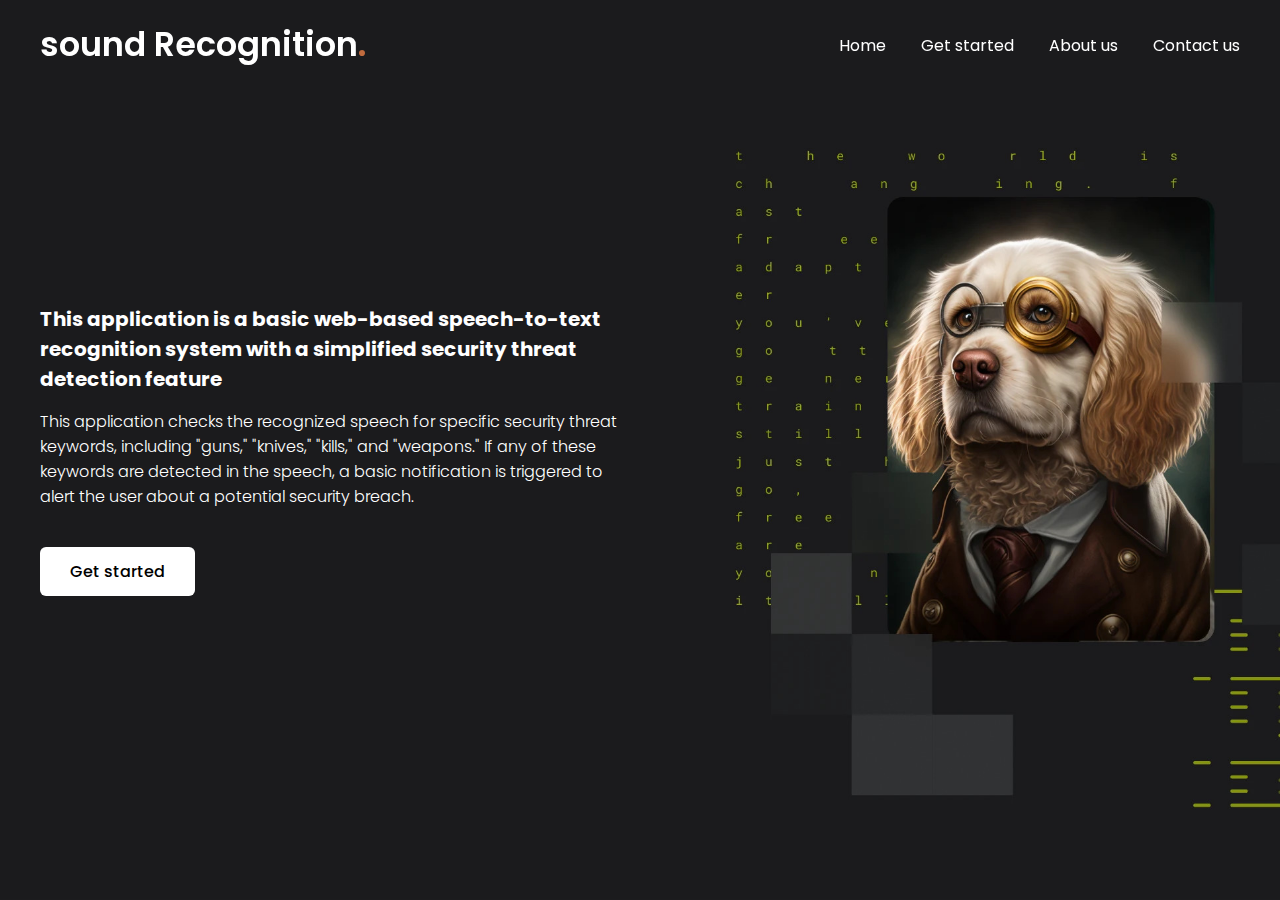
<file: Home.html>
<!DOCTYPE html>
<!-- Coding By CodingNepal - www.codingnepalweb.com -->
<html lang="en">
  <head>
    <meta charset="UTF-8">
    <meta name="viewport" content="width=device-width, initial-scale=1.0">
    <link rel="icon" type="image/svg+xml" href="./images//logo2-removebg-preview.png" />
    <title> sound Recognition </title>
    <link rel="stylesheet" href="./Home.css">
    <!-- Google Fonts Links For Icon -->
    <link rel="stylesheet" href="https://fonts.googleapis.com/css2?family=Material+Symbols+Outlined:opsz,wght,FILL,GRAD@24,400,0,0">
  </head>
  <body>
    <header>
      <nav class="navbar">
        <a class="logo" href="./Home.html">sound Recognition<span>.</span></a>
        <ul class="menu-links">
          <span id="close-menu-btn" class="material-symbols-outlined">close</span>
          <li><a href="./Home.html">Home</a></li>
          <li><a href="./index.html">Get started</a></li>
          <li><a href="#">About us</a></li>
          <li><a href="#">Contact us</a></li>
        </ul>
        <span id="hamburger-btn" class="material-symbols-outlined">menu</span>
      </nav>
    </header>

    <section class="hero-section">
      <div class="content">
        <h2>This application is a basic web-based speech-to-text recognition system with a simplified security threat detection feature</h2>
        <p>
            This application checks the recognized speech for specific security threat keywords, including "guns," "knives," "kills," and "weapons." If any of these keywords are detected in the speech, a basic notification is triggered to alert the user about a potential security breach.
        </p>
        <a href="./index.html"> <button> Get started</button></a>
            
      </div>
    </section>

    <script>
      const header = document.querySelector("header");
      const hamburgerBtn = document.querySelector("#hamburger-btn");
      const closeMenuBtn = document.querySelector("#close-menu-btn");

      // Toggle mobile menu on hamburger button click
      hamburgerBtn.addEventListener("click", () => header.classList.toggle("show-mobile-menu"));

      // Close mobile menu on close button click
      closeMenuBtn.addEventListener("click", () => hamburgerBtn.click());
    </script>
    
  </body>
</html>
</file>
<file: Home.css>
/* Importing Google font - Poppins */
@import url('https://fonts.googleapis.com/css2?family=Poppins:wght@300;400;500;600;700&display=swap');

* {
  margin: 0;
  padding: 0;
  box-sizing: border-box;
  font-family: 'Poppins', sans-serif;
}

header {
  position: fixed;
  top: 0;
  left: 0;
  width: 100%;
  padding: 20px;
}

header .navbar {
  display: flex;
  align-items: center;
  justify-content: space-between;
  max-width: 1200px;
  margin: 0 auto;
}

.navbar .logo {
  color: #fff;
  font-weight: 600;
  font-size: 2.1rem;
  text-decoration: none;
}

.navbar .logo span {
  color: #C06B3E;
}

.navbar .menu-links {
  display: flex;
  list-style: none;
  gap: 35px;
}

.navbar a {
  color: #fff;
  text-decoration: none;
  transition: 0.2s ease;
}

.navbar a:hover {
  color: #C06B3E;
}

.hero-section {
  height: 100vh;
  background-image: url("./images/hero-img.jpg");
  background-position: center;
  background-size: cover;
  display: flex;
  align-items: center;
  padding: 0 20px;
}

.hero-section .content {
  max-width: 1200px;
  margin: 0 auto;
  width: 100%;
  color: #fff;
}

.hero-section .content h2 {
  font-size: 20px;
  max-width: 600px;
  /* line-height: 70px; */
}

.hero-section .content p {
  font-weight: 300;
  max-width: 600px;
  margin-top: 15px;
}

.hero-section .content button {
  background: #fff;
  padding: 12px 30px;
  border: none;
  font-size: 1rem;
  border-radius: 6px;
  margin-top: 38px;
  cursor: pointer;
  font-weight: 500;
  transition: 0.2s ease;
}

.hero-section .content button:hover {
  color: #fff;
  background: #C06B3E;
}

#close-menu-btn {
  position: absolute;
  right: 20px;
  top: 20px;
  cursor: pointer;
  display: none;
}

#hamburger-btn {
  color: #fff;
  cursor: pointer;
  display: none;
}

@media (max-width: 768px) {
  header {
    padding: 10px;
  }

  header.show-mobile-menu::before {
    content: "";
    position: fixed;
    left: 0;
    top: 0;
    width: 100%;
    height: 100%;
    backdrop-filter: blur(5px);
  }

  .navbar .logo {
    font-size: 1.7rem;
  }

    
  #hamburger-btn, #close-menu-btn {
    display: block;
  }

  .navbar .menu-links {
    position: fixed;
    top: 0;
    left: -250px;
    width: 250px;
    height: 100vh;
    background: #fff;
    flex-direction: column;
    padding: 70px 40px 0;
    transition: left 0.2s ease;
  }

  header.show-mobile-menu .navbar .menu-links {
    left: 0;
  }

  .navbar a {
    color: #000;
  }

  .hero-section .content {
    text-align: center;
  }

  .hero-section .content :is(h2, p) {
    max-width: 100%;
  }

  .hero-section .content h2 {
    font-size: 25px;
    /* line-height: 60px; */
  }
  
  .hero-section .content button {
    padding: 9px 18px;
  }
}
</file>
